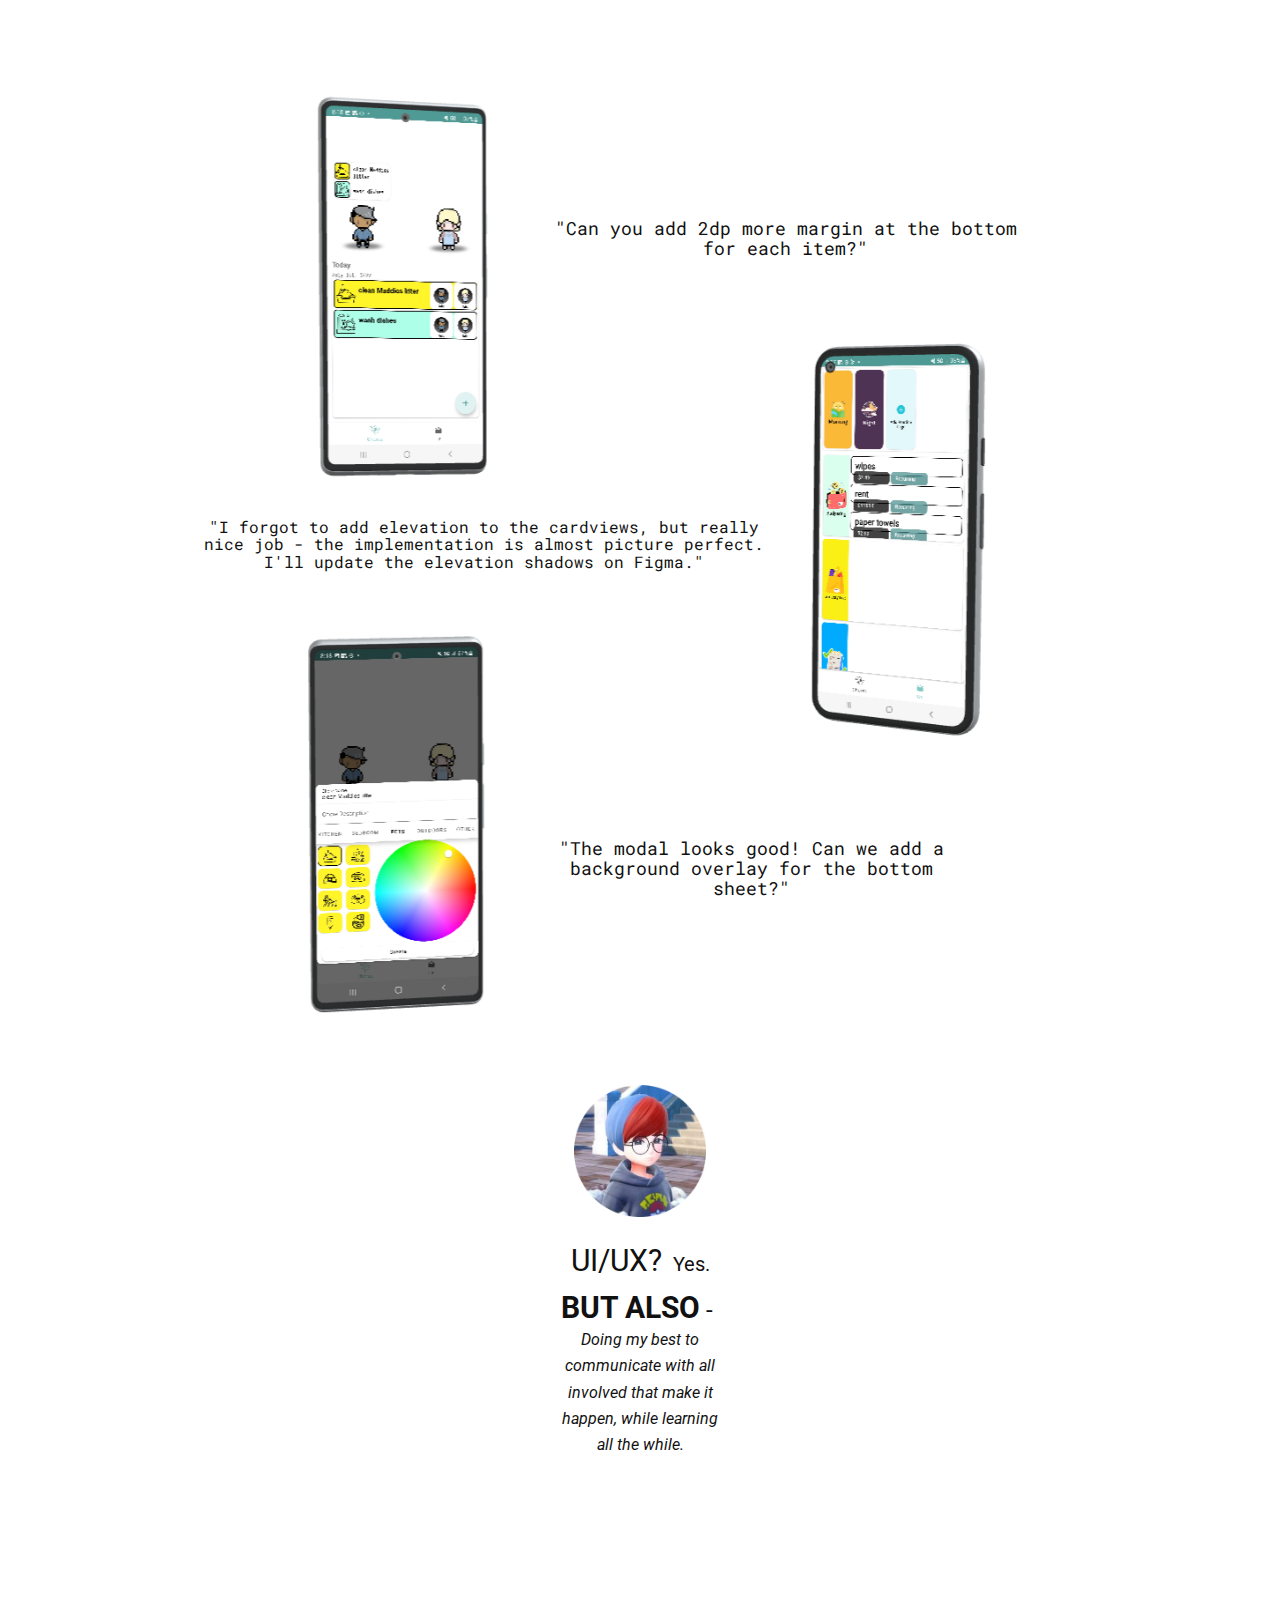
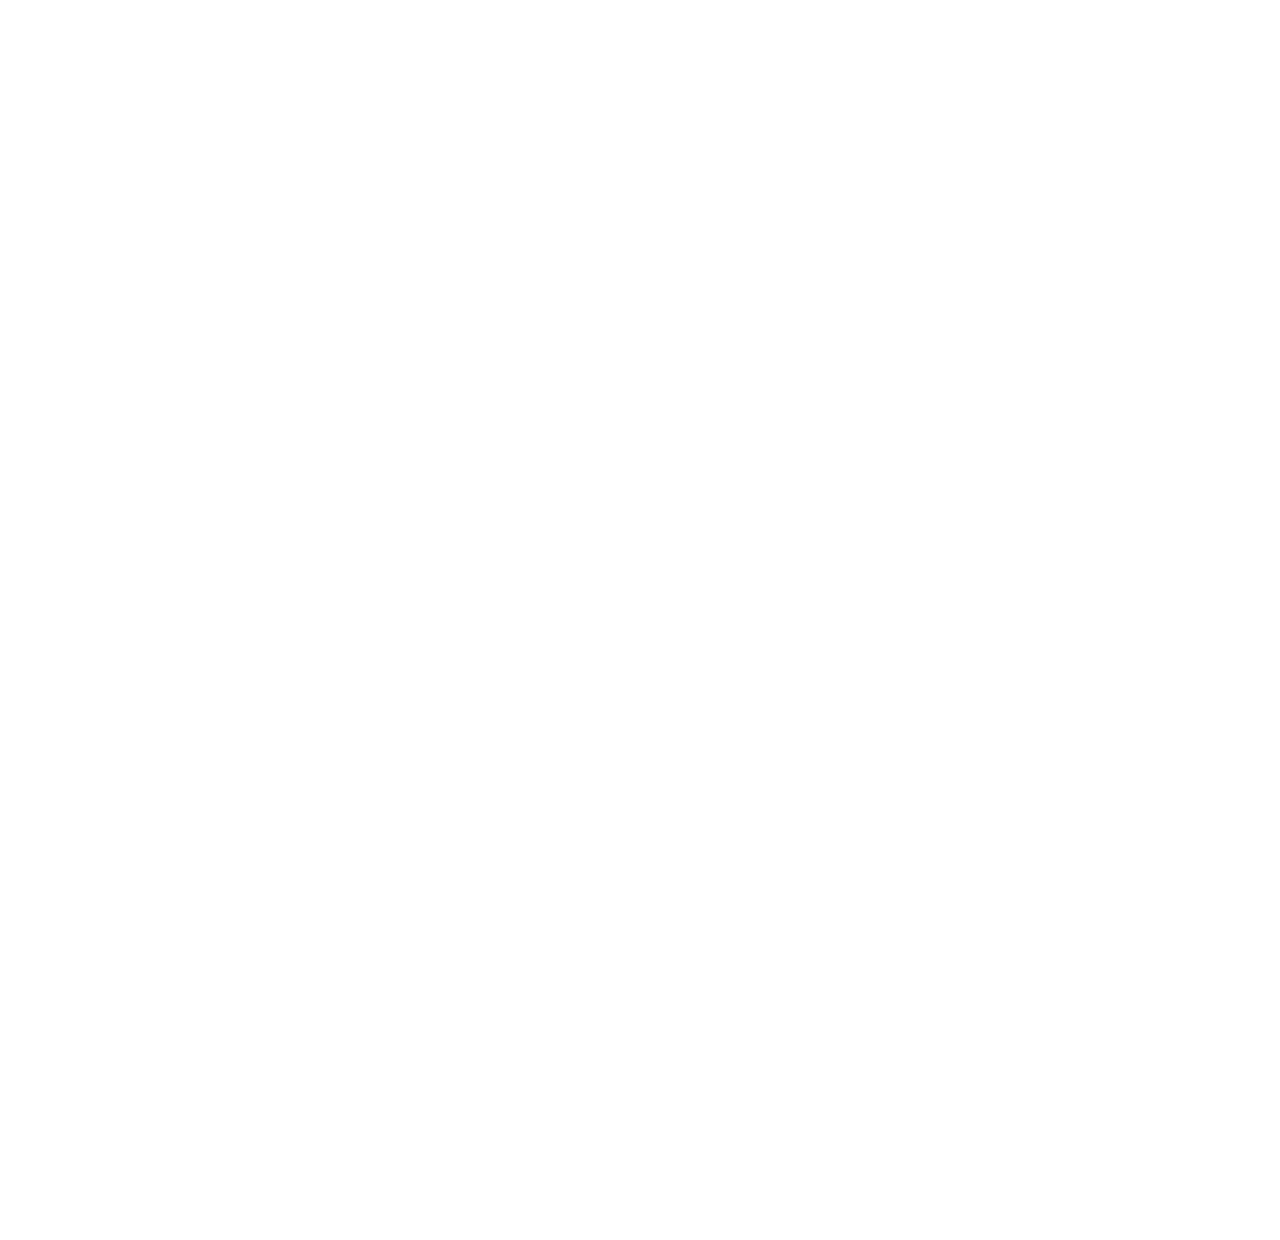
<file: index.html>
<!DOCTYPE html>
<html style="font-size: 16px;" lang="en"><head>
    <meta name="viewport" content="width=device-width, initial-scale=1.0">
    <meta charset="utf-8">
    <meta name="keywords" content="&amp;quot;Can you add 2dp more margin at the bottom for each item?&amp;quot;, &amp;quot;I forgot to add elevation to the cardviews, but really nice job - the implementation is almost picture perfect. I&amp;apos;ll update the elevation shadows on Figma.&amp;quot;, &amp;quot;The modal looks good! Can we add a background overlay for the bottom sheet?&amp;quot;, UI/UX?&nbsp;​​Yes., BUT ALSO -&nbsp;​​​Doing my best to communicate with all involved that make it happen, while learning all the while.">
    <meta name="description" content="">
    <title>Home</title>
    <link rel="stylesheet" href="nicepage.css" media="screen">
<link rel="stylesheet" href="Home.css" media="screen">
    <script class="u-script" type="text/javascript" src="jquery.js" "="" defer=""></script>
    <script class="u-script" type="text/javascript" src="nicepage.js" "="" defer=""></script>
    <meta name="generator" content="Nicepage 4.15.11, nicepage.com">
    <link id="u-theme-google-font" rel="stylesheet" href="https://fonts.googleapis.com/css?family=Roboto:100,100i,300,300i,400,400i,500,500i,700,700i,900,900i|Open+Sans:300,300i,400,400i,500,500i,600,600i,700,700i,800,800i">
    <link id="u-page-google-font" rel="stylesheet" href="https://fonts.googleapis.com/css?family=Roboto+Mono:100,100i,200,200i,300,300i,400,400i,500,500i,600,600i,700,700i">
    
    
    
    
    <script type="application/ld+json">{
		"@context": "http://schema.org",
		"@type": "Organization",
		"name": ""
}</script>
    <meta name="theme-color" content="#478ac9">
    <meta property="og:title" content="Home">
    <meta property="og:type" content="website">
  </head>
  <body data-home-page="Home.html" data-home-page-title="Home" class="u-body u-xl-mode" data-lang="en"><header class="u-clearfix u-header u-header" id="sec-5be7"><div class="u-align-left u-clearfix u-sheet u-sheet-1"></div></header>
    <section class="u-clearfix u-section-1" id="sec-fea8">
      <div class="u-clearfix u-sheet u-sheet-1">
        <img class="u-image u-image-default u-image-1" src="images/image1.png" alt="" data-image-width="888" data-image-height="1103">
        <h1 class="u-align-center u-custom-font u-text u-text-1">"Can you add 2dp more margin at the bottom for each item?"</h1>
        <h1 class="u-align-center u-custom-font u-text u-text-2">"I forgot to add elevation to the cardviews, but really nice job - the implementation is almost picture perfect. I'll update the elevation shadows on Figma."</h1>
        <h1 class="u-align-center u-custom-font u-text u-text-3">"The modal looks good! Can we add a background overlay for the bottom sheet?"</h1>
        <img class="u-image u-image-default u-preserve-proportions u-image-2" src="images/imagepic-modified.png" alt="" data-image-width="295" data-image-height="295">
        <h1 class="u-align-center u-text u-text-4">
          <span style="font-size: 1.875rem;">UI/UX?</span>&nbsp;<span style="font-size: 1.25rem;">
            <span style="font-weight: 400;"> Yes.</span>
          </span>
          <br>
        </h1>
        <h1 class="u-align-center u-text u-text-5">
          <span style="font-weight: 700; font-size: 1.875rem;">BUT ALSO</span> -&nbsp;<span style="font-size: 1rem;">
            <span style="font-style: italic;"> Doing my best to communicate with all involved that make it happen, while learning all the while.</span>
          </span>
        </h1>
      </div>
    </section>
    <section class="u-clearfix u-grey-5 u-section-2" id="sec-3ded">
      <div class="u-clearfix u-sheet u-sheet-1"></div>
    </section>
    <section class="u-align-left u-clearfix u-section-3" id="carousel_c27a">
      <div class="u-clearfix u-sheet u-sheet-1"><span class="u-icon u-icon-circle u-text-body-alt-color u-icon-1"><svg class="u-svg-link" preserveAspectRatio="xMidYMin slice" viewBox="0 0 27.555 27.555" style=""><use xmlns:xlink="http://www.w3.org/1999/xlink" xlink:href="#svg-6aa8"></use></svg><svg class="u-svg-content" viewBox="0 0 27.555 27.555" x="0px" y="0px" id="svg-6aa8" style="enable-background:new 0 0 27.555 27.555;"><g><path d="M13.777,0C7.108,0,1.701,5.407,1.701,12.076c0,3.45,1.454,6.553,3.773,8.752L5.07,27.555l5.736-3.787   c0.952,0.241,1.944,0.383,2.971,0.383c6.67,0,12.076-5.406,12.076-12.076C25.854,5.407,20.447,0,13.777,0z M12.61,11.342   c0,1.24-0.258,2.219-0.774,2.936s-1.4,1.352-2.654,1.9l-0.945-1.789c0.771-0.361,1.304-0.722,1.598-1.08   c0.295-0.36,0.459-0.784,0.493-1.273H8.237V7.974h4.373V11.342z M19.317,11.342c0,1.24-0.258,2.219-0.774,2.936   c-0.516,0.719-1.4,1.352-2.654,1.9l-0.944-1.789c0.771-0.361,1.304-0.722,1.599-1.08c0.295-0.36,0.459-0.784,0.493-1.273h-2.091   V7.974h4.373L19.317,11.342L19.317,11.342z"></path>
</g></svg></span>
        <p class="u-text u-text-body-alt-color u-text-1">Lectus quam id leo in. Proin fermentum leo vel orci porta non pulvinar. Eget sit amet tellus cras adipiscing enim. Volutpat odio facilisis mauris sit amet massa vitae. Adipiscing enim eu turpis egestas pretium.&nbsp;<br>
          <br>
          <span style="font-weight: 700;">— Joe Smith, SEO</span>
        </p>
        <p class="u-align-right u-text u-text-body-alt-color u-text-2">Image from <a href="https://www.freepik.com/vectors/background" class="u-border-2 u-border-white u-btn u-button-link u-button-style u-none u-text-body-alt-color u-btn-1">Freepik</a>
        </p>
      </div>
    </section>
    
    
   
  
</body></html>
</file>
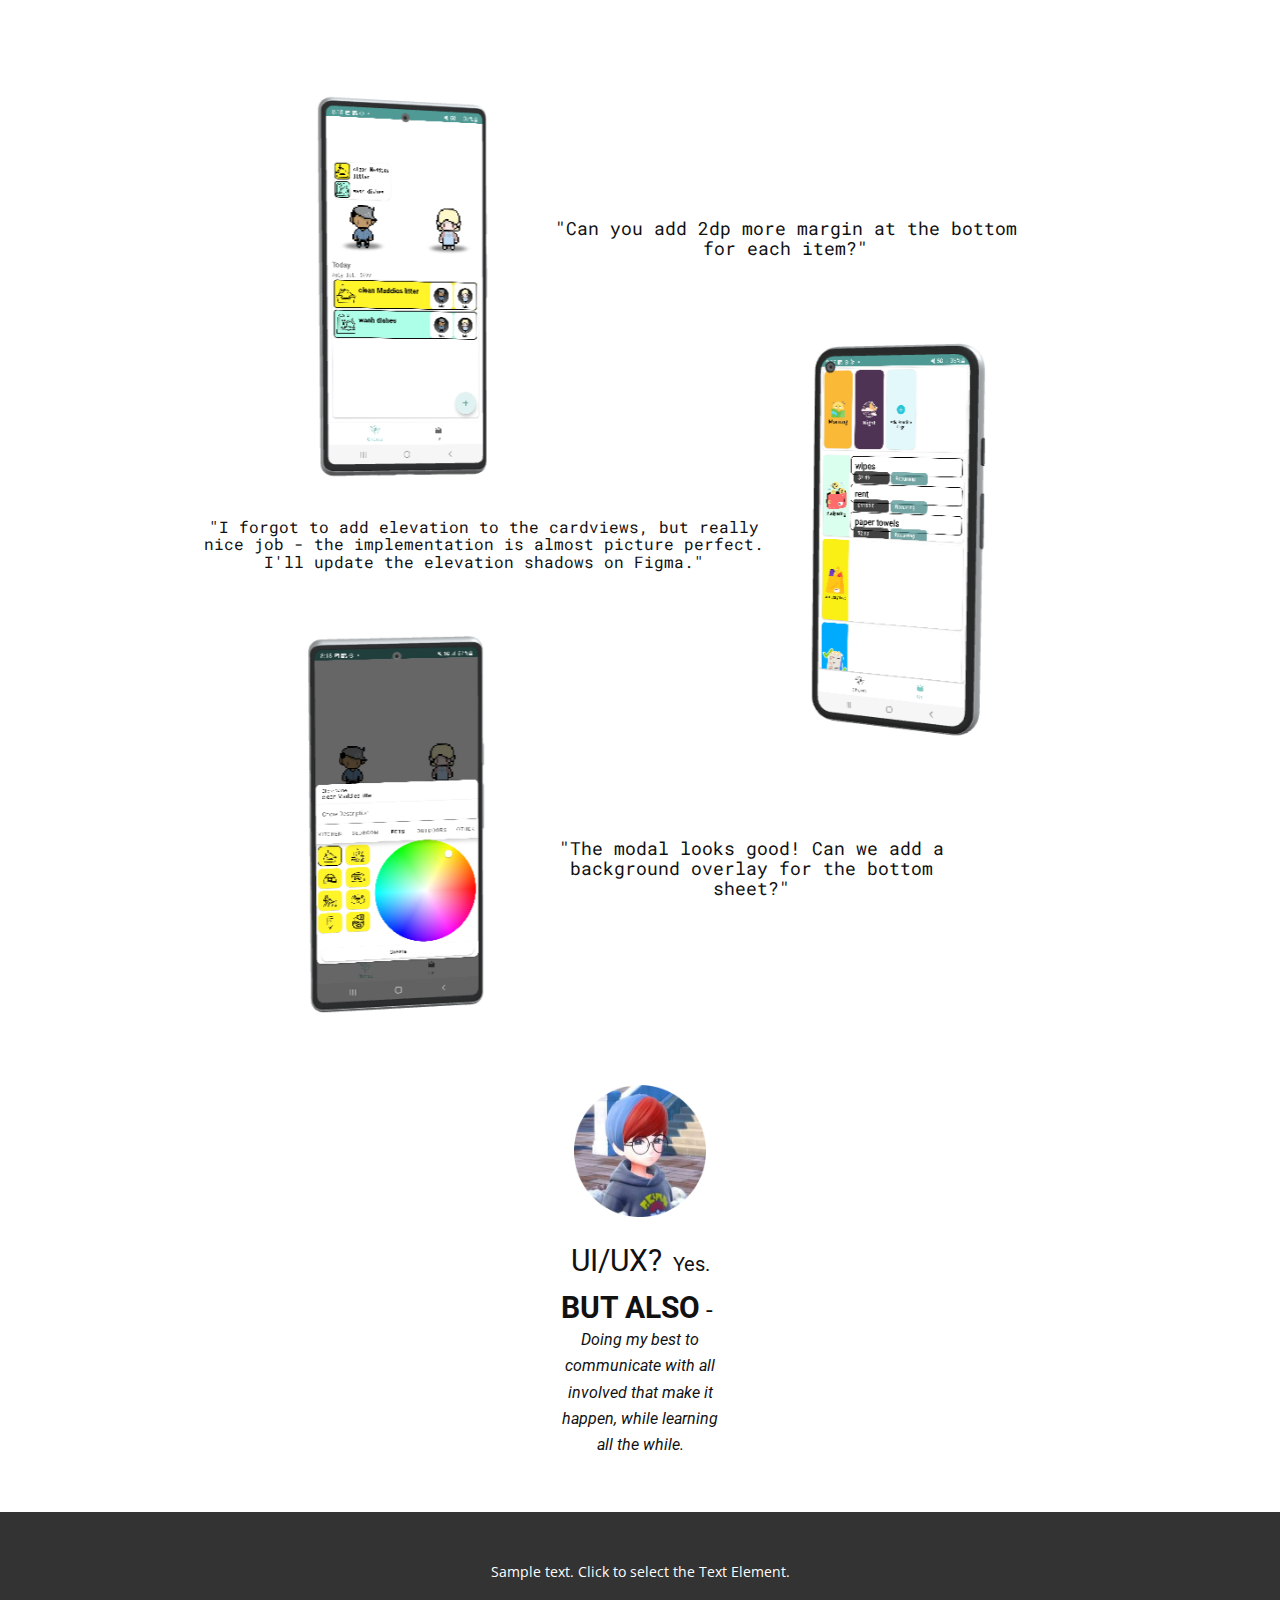
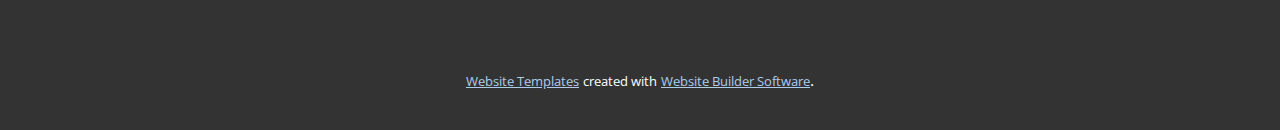
<file: Home.html>
<!DOCTYPE html>
<html style="font-size: 16px;" lang="en"><head>
    <meta name="viewport" content="width=device-width, initial-scale=1.0">
    <meta charset="utf-8">
    <meta name="keywords" content="&amp;quot;Can you add 2dp more margin at the bottom for each item?&amp;quot;, &amp;quot;I forgot to add elevation to the cardviews, but really nice job - the implementation is almost picture perfect. I&amp;apos;ll update the elevation shadows on Figma.&amp;quot;, &amp;quot;The modal looks good! Can we add a background overlay for the bottom sheet?&amp;quot;, UI/UX?&nbsp;​​Yes., BUT ALSO -&nbsp;​​​Doing my best to communicate with all involved that make it happen, while learning all the while.">
    <meta name="description" content="">
    <title>Home</title>
    <link rel="stylesheet" href="nicepage.css" media="screen">
<link rel="stylesheet" href="Home.css" media="screen">
    <script class="u-script" type="text/javascript" src="jquery.js" "="" defer=""></script>
    <script class="u-script" type="text/javascript" src="nicepage.js" "="" defer=""></script>
    <meta name="generator" content="Nicepage 4.15.11, nicepage.com">
    <link id="u-theme-google-font" rel="stylesheet" href="https://fonts.googleapis.com/css?family=Roboto:100,100i,300,300i,400,400i,500,500i,700,700i,900,900i|Open+Sans:300,300i,400,400i,500,500i,600,600i,700,700i,800,800i">
    <link id="u-page-google-font" rel="stylesheet" href="https://fonts.googleapis.com/css?family=Roboto+Mono:100,100i,200,200i,300,300i,400,400i,500,500i,600,600i,700,700i">
    
    
    <script type="application/ld+json">{
		"@context": "http://schema.org",
		"@type": "Organization",
		"name": ""
}</script>
    <meta name="theme-color" content="#478ac9">
    <meta property="og:title" content="Home">
    <meta property="og:type" content="website">
  </head>
  <body class="u-body u-xl-mode" data-lang="en"><header class="u-clearfix u-header u-header" id="sec-5be7"><div class="u-align-left u-clearfix u-sheet u-sheet-1"></div></header>
    <section class="u-clearfix u-section-1" id="sec-fea8">
      <div class="u-clearfix u-sheet u-sheet-1">
        <img class="u-image u-image-default u-image-1" src="images/image1.png" alt="" data-image-width="888" data-image-height="1103">
        <h1 class="u-align-center u-custom-font u-text u-text-1">"Can you add 2dp more margin at the bottom for each item?"</h1>
        <h1 class="u-align-center u-custom-font u-text u-text-2">"I forgot to add elevation to the cardviews, but really nice job - the implementation is almost picture perfect. I'll update the elevation shadows on Figma."</h1>
        <h1 class="u-align-center u-custom-font u-text u-text-3">"The modal looks good! Can we add a background overlay for the bottom sheet?"</h1>
        <img class="u-image u-image-default u-preserve-proportions u-image-2" src="images/imagepic-modified.png" alt="" data-image-width="295" data-image-height="295">
        <h1 class="u-align-center u-text u-text-4">
          <span style="font-size: 1.875rem;">UI/UX?</span>&nbsp;<span style="font-size: 1.25rem;">
            <span style="font-weight: 400;"> Yes.</span>
          </span>
          <br>
        </h1>
        <h1 class="u-align-center u-text u-text-5">
          <span style="font-weight: 700; font-size: 1.875rem;">BUT ALSO</span> -&nbsp;<span style="font-size: 1rem;">
            <span style="font-style: italic;"> Doing my best to communicate with all involved that make it happen, while learning all the while.</span>
          </span>
        </h1>
      </div>
    </section>
    
    
    <footer class="u-align-center u-clearfix u-footer u-grey-80 u-footer" id="sec-9eff"><div class="u-clearfix u-sheet u-sheet-1">
        <p class="u-small-text u-text u-text-variant u-text-1">Sample text. Click to select the Text Element.</p>
      </div></footer>
    <section class="u-backlink u-clearfix u-grey-80">
      <a class="u-link" href="https://nicepage.com/website-templates" target="_blank">
        <span>Website Templates</span>
      </a>
      <p class="u-text">
        <span>created with</span>
      </p>
      <a class="u-link" href="" target="_blank">
        <span>Website Builder Software</span>
      </a>. 
    </section>
  
</body></html>
</file>
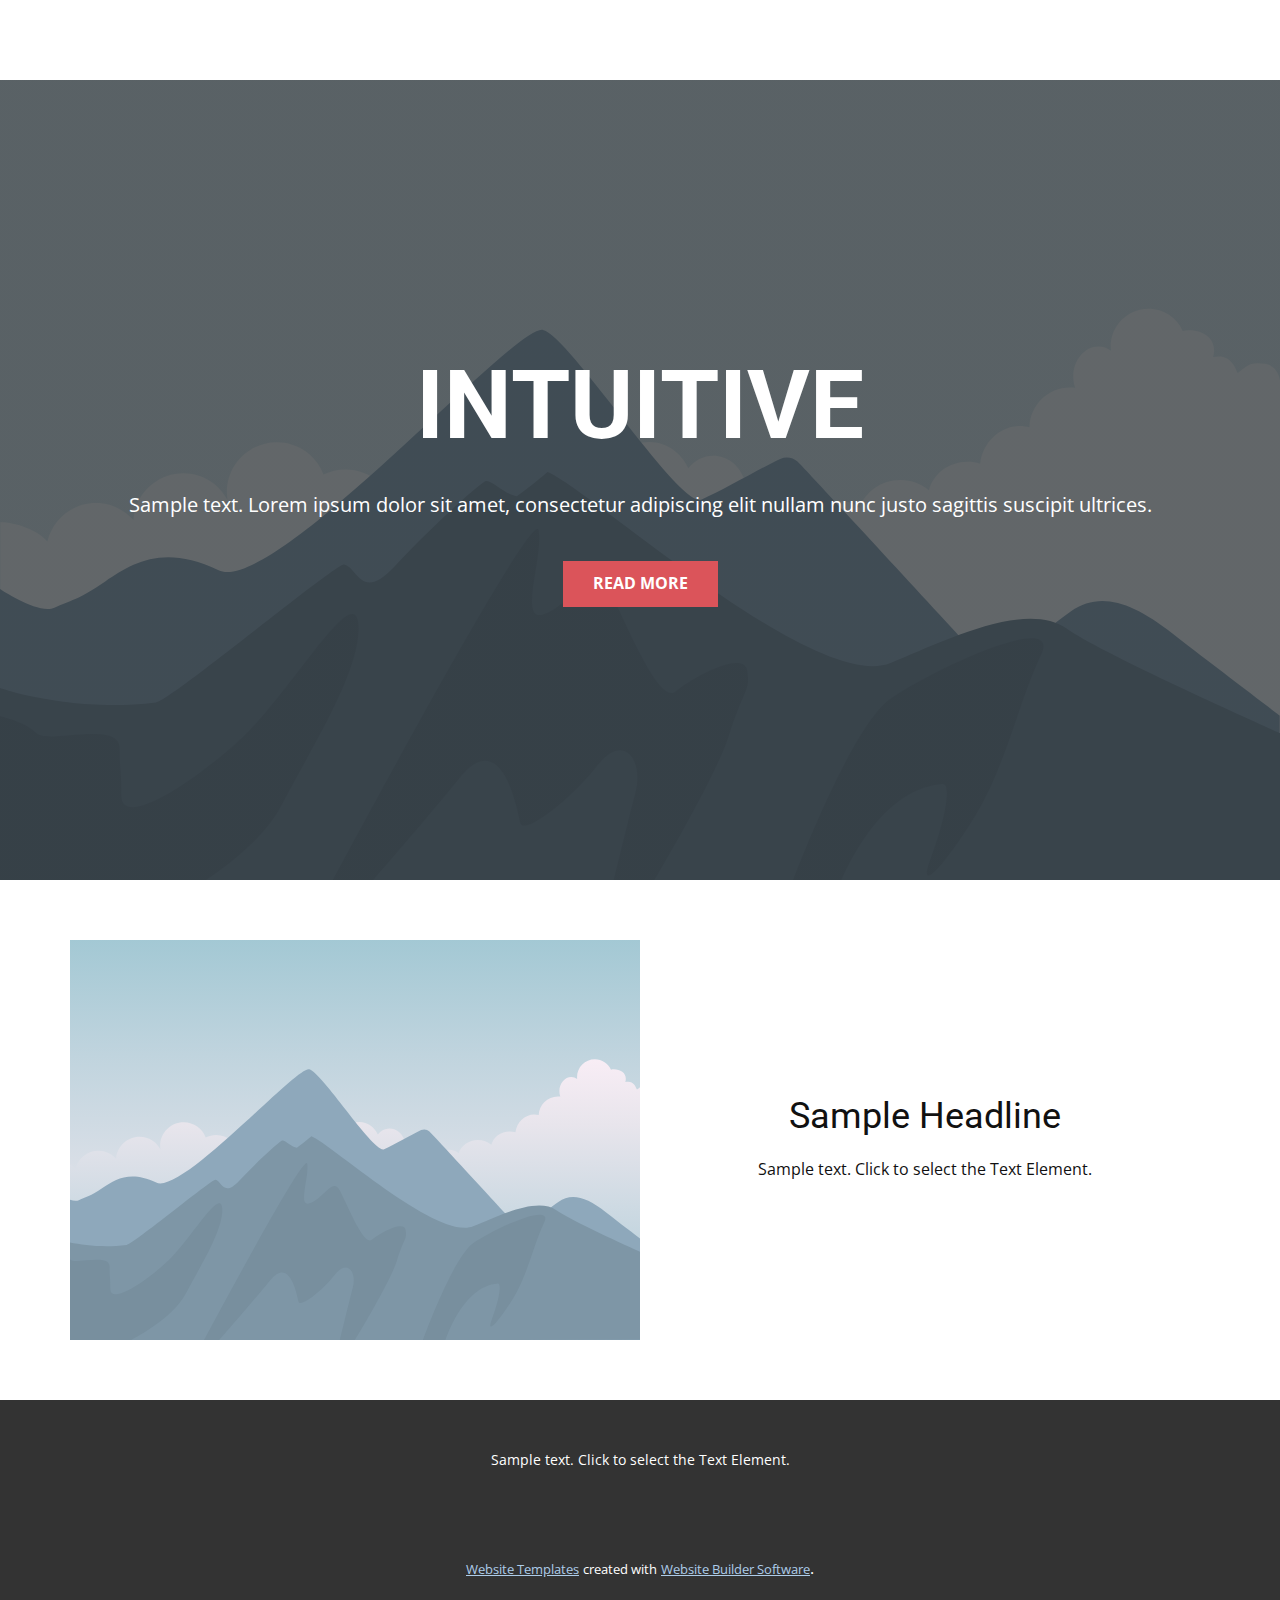
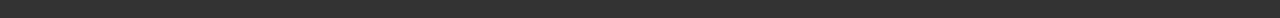
<file: Page-1.html>
<!DOCTYPE html>
<html style="font-size: 16px;" lang="en"><head>
    <meta name="viewport" content="width=device-width, initial-scale=1.0">
    <meta charset="utf-8">
    <meta name="keywords" content="INTUITIVE">
    <meta name="description" content="">
    <title>Page 1</title>
    <link rel="stylesheet" href="nicepage.css" media="screen">
<link rel="stylesheet" href="Page-1.css" media="screen">
    <script class="u-script" type="text/javascript" src="jquery.js" "="" defer=""></script>
    <script class="u-script" type="text/javascript" src="nicepage.js" "="" defer=""></script>
    <meta name="generator" content="Nicepage 4.15.11, nicepage.com">
    <link id="u-theme-google-font" rel="stylesheet" href="https://fonts.googleapis.com/css?family=Roboto:100,100i,300,300i,400,400i,500,500i,700,700i,900,900i|Open+Sans:300,300i,400,400i,500,500i,600,600i,700,700i,800,800i">
    
    
    
    <script type="application/ld+json">{
		"@context": "http://schema.org",
		"@type": "Organization",
		"name": ""
}</script>
    <meta name="theme-color" content="#478ac9">
    <meta property="og:title" content="Page 1">
    <meta property="og:type" content="website">
  </head>
  <body class="u-body u-xl-mode" data-lang="en"><header class="u-clearfix u-header u-header" id="sec-5be7"><div class="u-align-left u-clearfix u-sheet u-sheet-1"></div></header>
    <section class="u-align-center u-clearfix u-image u-shading u-section-1" src="" data-image-width="256" data-image-height="256" id="sec-cd58">
      <div class="u-clearfix u-sheet u-valign-middle u-sheet-1">
        <h1 class="u-text u-text-default u-title u-text-1">INTUITIVE</h1>
        <p class="u-large-text u-text u-text-default u-text-variant u-text-2">Sample text. Lorem ipsum dolor sit amet, consectetur adipiscing elit nullam nunc justo sagittis suscipit ultrices.</p>
        <a href="#" class="u-btn u-button-style u-palette-2-base u-btn-1">Read More</a>
      </div>
    </section>
    <section class="u-clearfix u-section-2" id="sec-4ddc">
      <div class="u-clearfix u-sheet u-sheet-1">
        <div class="u-clearfix u-expanded-width u-layout-wrap u-layout-wrap-1">
          <div class="u-layout">
            <div class="u-layout-row">
              <div class="u-container-style u-image u-layout-cell u-size-30 u-image-1" data-image-width="400" data-image-height="265">
                <div class="u-container-layout u-container-layout-1"></div>
              </div>
              <div class="u-align-center u-container-style u-layout-cell u-size-30 u-layout-cell-2">
                <div class="u-container-layout u-valign-middle u-container-layout-2">
                  <h2 class="u-text u-text-default u-text-1">Sample Headline</h2>
                  <p class="u-text u-text-default u-text-2">Sample text. Click to select the Text Element.</p>
                </div>
              </div>
            </div>
          </div>
        </div>
      </div>
    </section>
    
    
    <footer class="u-align-center u-clearfix u-footer u-grey-80 u-footer" id="sec-9eff"><div class="u-clearfix u-sheet u-sheet-1">
        <p class="u-small-text u-text u-text-variant u-text-1">Sample text. Click to select the Text Element.</p>
      </div></footer>
    <section class="u-backlink u-clearfix u-grey-80">
      <a class="u-link" href="https://nicepage.com/website-templates" target="_blank">
        <span>Website Templates</span>
      </a>
      <p class="u-text">
        <span>created with</span>
      </p>
      <a class="u-link" href="" target="_blank">
        <span>Website Builder Software</span>
      </a>. 
    </section>
  
</body></html>
</file>
